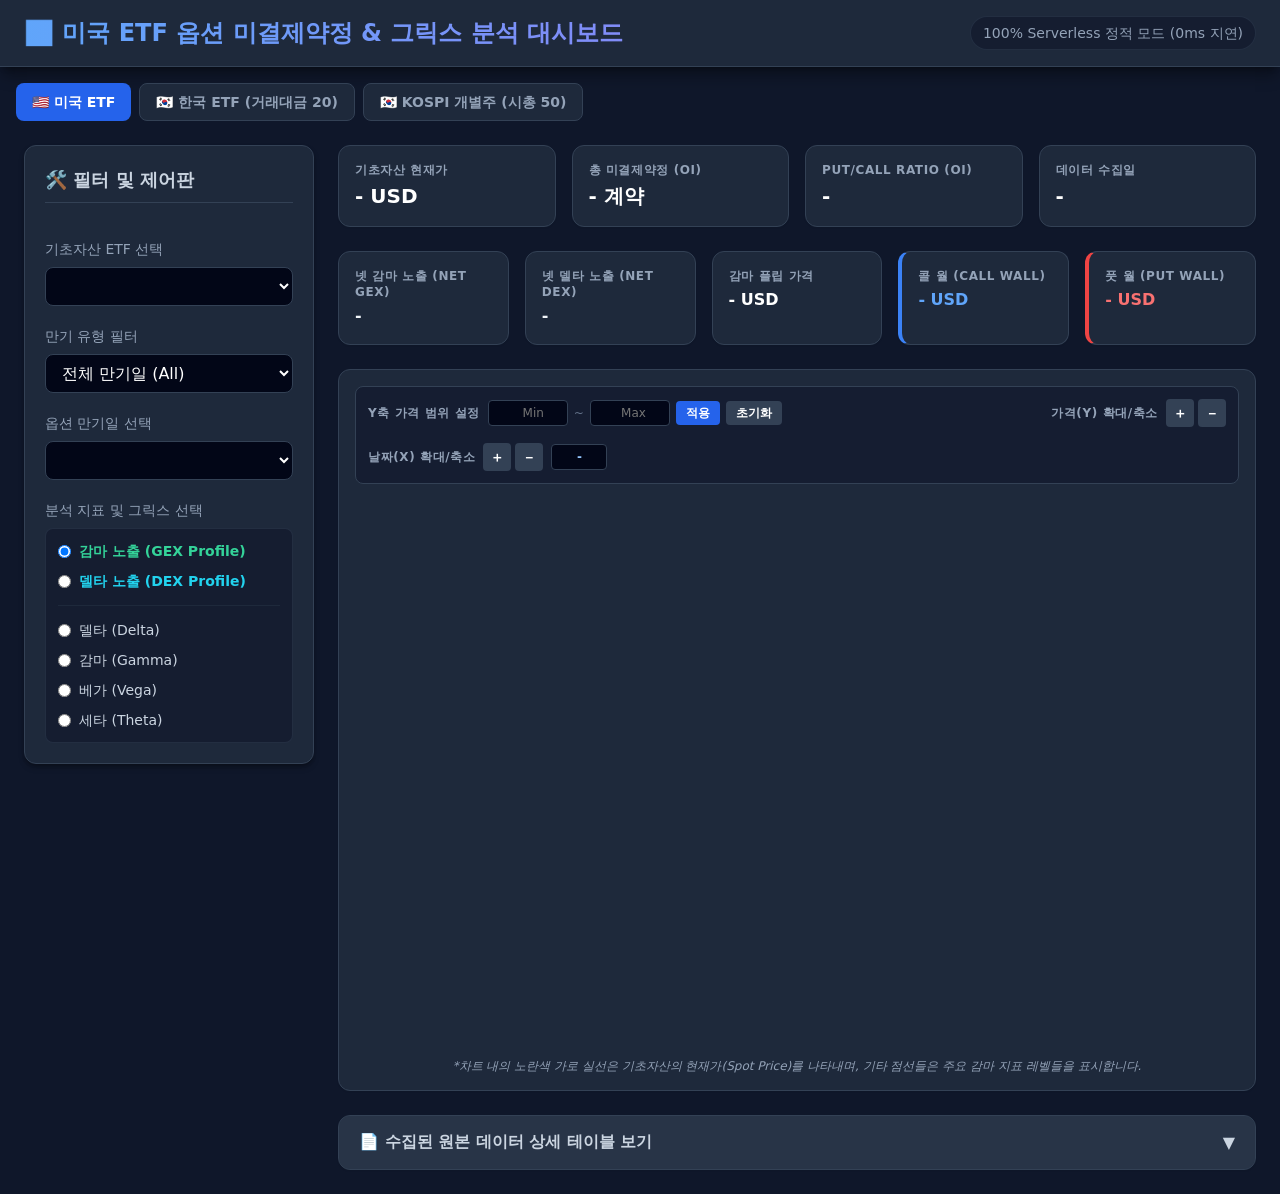
<file: index_template.html>
<!DOCTYPE html>
<html lang="ko">
<head>
    <meta charset="UTF-8">
    <meta name="viewport" content="width=device-width, initial-scale=1.0">
    <title>미국 ETF 옵션 분석 대시보드 (Serverless)</title>
    <!-- Tailwind CSS Local (오프라인 동작용 로컬 서브셋, CDN 의존성 제거) -->
    <link rel="stylesheet" href="./libs/tailwind-local.css">
    <!-- Plotly.js Local Cache (인터넷 대기 지연 0ms 실현) -->
    <script src="./libs/plotly.min.js"></script>
    <style>
        body {
            background-color: #0f172a; /* Slate 900 */
            color: #f1f5f9; /* Slate 100 */
        }
        /* Custom Scrollbar */
        ::-webkit-scrollbar {
            width: 8px;
            height: 8px;
        }
        ::-webkit-scrollbar-track {
            background: #1e293b;
        }
        ::-webkit-scrollbar-thumb {
            background: #475569;
            border-radius: 4px;
        }
    </style>
</head>
<body class="font-sans antialiased min-h-screen">

    <!-- Top Navigation Bar -->
    <header class="bg-slate-800 border-b border-slate-700 py-4 px-6 shadow-lg">
        <div class="max-w-7xl mx-auto flex flex-col md:flex-row justify-between items-center gap-4">
            <h1 class="text-2xl font-bold text-transparent bg-clip-text bg-gradient-to-r from-blue-400 to-indigo-400 flex items-center gap-2">
                📊 미국 ETF 옵션 미결제약정 & 그릭스 분석 대시보드
            </h1>
            <span class="text-sm text-slate-400 bg-slate-900/60 px-3 py-1.5 rounded-full border border-slate-700/50">
                100% Serverless 정적 모드 (0ms 지연)
            </span>
        </div>
    </header>

    <!-- Market Page Switcher (미국 ETF / 한국 ETF / KOSPI 개별주) -->
    <div id="market-tabs" class="max-w-7xl mx-auto px-4 pt-4 flex flex-wrap gap-2">
        <button data-market="us" class="market-tab">🇺🇸 미국 ETF</button>
        <button data-market="kr_etf" class="market-tab">🇰🇷 한국 ETF (거래대금 20)</button>
        <button data-market="kr_stock" class="market-tab">🇰🇷 KOSPI 개별주 (시총 50)</button>
    </div>

    <!-- Main Content Area -->
    <main class="max-w-7xl mx-auto p-4 md:p-6 grid grid-cols-1 lg:grid-cols-4 gap-6">

        <!-- Sidebar (Filter Panel) -->
        <section class="bg-slate-800 border border-slate-700 rounded-xl p-5 shadow-md flex flex-col gap-5 lg:h-fit">
            <div>
                <h2 class="text-lg font-semibold text-slate-300 border-b border-slate-700 pb-2 mb-4 flex items-center gap-2">
                    🛠️ 필터 및 제어판
                </h2>
            </div>

            <!-- Ticker Select -->
            <div class="flex flex-col gap-2">
                <label for="ticker-select" class="text-sm font-medium text-slate-400">기초자산 ETF 선택</label>
                <select id="ticker-select" class="bg-slate-950 border border-slate-700 rounded-lg px-3 py-2 text-white focus:outline-none focus:ring-2 focus:ring-blue-500 cursor-pointer">
                    <!-- Dynamic Loading -->
                </select>
            </div>

            <!-- Expiry Type Filter -->
            <div class="flex flex-col gap-2">
                <label for="expiry-type-select" class="text-sm font-medium text-slate-400">만기 유형 필터</label>
                <select id="expiry-type-select" class="bg-slate-950 border border-slate-700 rounded-lg px-3 py-2 text-white focus:outline-none focus:ring-2 focus:ring-blue-500 cursor-pointer">
                    <option value="all">전체 만기일 (All)</option>
                    <option value="monthly">월물 (매월 3째주 금요일)</option>
                    <option value="weekly">주물 (월·수·금)</option>
                </select>
            </div>

            <!-- Expiration Date Select -->
            <div class="flex flex-col gap-2">
                <label for="expiry-select" class="text-sm font-medium text-slate-400">옵션 만기일 선택</label>
                <select id="expiry-select" class="bg-slate-950 border border-slate-700 rounded-lg px-3 py-2 text-white focus:outline-none focus:ring-2 focus:ring-blue-500 cursor-pointer">
                    <!-- Dynamic Loading -->
                </select>
                <p id="no-expiry-warning" class="text-xs text-amber-400 hidden mt-1">⚠️ 일치하는 만기일이 없습니다.</p>
            </div>

            <!-- Indicator & Greek Selection -->
            <div class="flex flex-col gap-2">
                <label class="text-sm font-medium text-slate-400">분석 지표 및 그릭스 선택</label>
                <div class="flex flex-col gap-2.5 bg-slate-900/60 p-3 rounded-lg border border-slate-700/50">
                    <label class="flex items-center gap-2 text-sm text-slate-300 cursor-pointer">
                        <input type="radio" name="greek-radio" value="gex" checked class="text-blue-500 focus:ring-0">
                        <span class="font-semibold text-emerald-400">감마 노출 (GEX Profile)</span>
                    </label>
                    <label class="flex items-center gap-2 text-sm text-slate-300 cursor-pointer">
                        <input type="radio" name="greek-radio" value="dex" class="text-blue-500 focus:ring-0">
                        <span class="font-semibold text-cyan-400">델타 노출 (DEX Profile)</span>
                    </label>
                    <div class="border-t border-slate-800 my-1"></div>
                    <label class="flex items-center gap-2 text-sm text-slate-300 cursor-pointer">
                        <input type="radio" name="greek-radio" value="delta" class="text-blue-500 focus:ring-0">
                        <span>델타 (Delta)</span>
                    </label>
                    <label class="flex items-center gap-2 text-sm text-slate-300 cursor-pointer">
                        <input type="radio" name="greek-radio" value="gamma" class="text-blue-500 focus:ring-0">
                        <span>감마 (Gamma)</span>
                    </label>
                    <label class="flex items-center gap-2 text-sm text-slate-300 cursor-pointer">
                        <input type="radio" name="greek-radio" value="vega" class="text-blue-500 focus:ring-0">
                        <span>베가 (Vega)</span>
                    </label>
                    <label class="flex items-center gap-2 text-sm text-slate-300 cursor-pointer">
                        <input type="radio" name="greek-radio" value="theta" class="text-blue-500 focus:ring-0">
                        <span>세타 (Theta)</span>
                    </label>
                </div>
            </div>
        </section>

        <!-- Main Dashboard View -->
        <section class="lg:col-span-3 flex flex-col gap-6">

            <!-- Summary Cards -->
            <div class="grid grid-cols-2 md:grid-cols-4 gap-4">
                <div class="bg-slate-800 border border-slate-700 rounded-xl p-4 shadow-sm">
                    <p class="text-xs font-semibold text-slate-400 uppercase tracking-wider">기초자산 현재가</p>
                    <h3 id="spot-price" class="text-lg md:text-xl font-bold text-white mt-1">- USD</h3>
                </div>
                <div class="bg-slate-800 border border-slate-700 rounded-xl p-4 shadow-sm">
                    <p class="text-xs font-semibold text-slate-400 uppercase tracking-wider">총 미결제약정 (OI)</p>
                    <h3 id="total-oi" class="text-lg md:text-xl font-bold text-white mt-1">- 계약</h3>
                </div>
                <div class="bg-slate-800 border border-slate-700 rounded-xl p-4 shadow-sm">
                    <p class="text-xs font-semibold text-slate-400 uppercase tracking-wider">Put/Call Ratio (OI)</p>
                    <h3 id="pcr-oi" class="text-lg md:text-xl font-bold text-white mt-1">-</h3>
                </div>
                <div class="bg-slate-800 border border-slate-700 rounded-xl p-4 shadow-sm">
                    <p class="text-xs font-semibold text-slate-400 uppercase tracking-wider">데이터 수집일</p>
                    <h3 id="collected-date" class="text-lg md:text-xl font-bold text-white mt-1">-</h3>
                </div>
            </div>

            <!-- Options Exposure Summary Cards -->
            <div class="grid grid-cols-2 md:grid-cols-5 gap-4">
                <div class="bg-slate-800 border border-slate-700 rounded-xl p-4 shadow-sm">
                    <p class="text-xs font-semibold text-slate-400 uppercase tracking-wider">넷 감마 노출 (Net GEX)</p>
                    <h3 id="net-gex" class="text-sm md:text-base font-bold mt-1">-</h3>
                </div>
                <div class="bg-slate-800 border border-slate-700 rounded-xl p-4 shadow-sm">
                    <p class="text-xs font-semibold text-slate-400 uppercase tracking-wider">넷 델타 노출 (Net DEX)</p>
                    <h3 id="net-dex" class="text-sm md:text-base font-bold mt-1">-</h3>
                </div>
                <div class="bg-slate-800 border border-slate-700 rounded-xl p-4 shadow-sm">
                    <p class="text-xs font-semibold text-slate-400 uppercase tracking-wider">감마 플립 가격</p>
                    <h3 id="gamma-flip" class="text-sm md:text-base font-bold text-white mt-1">- USD</h3>
                </div>
                <div class="bg-slate-800 border border-slate-700 rounded-xl p-4 shadow-sm border-l-4 border-l-blue-500">
                    <p class="text-xs font-semibold text-slate-400 uppercase tracking-wider">콜 월 (Call Wall)</p>
                    <h3 id="call-wall" class="text-sm md:text-base font-bold text-blue-400 mt-1">- USD</h3>
                </div>
                <div class="bg-slate-800 border border-slate-700 rounded-xl p-4 shadow-sm border-l-4 border-l-red-500">
                    <p class="text-xs font-semibold text-slate-400 uppercase tracking-wider">풋 월 (Put Wall)</p>
                    <h3 id="put-wall" class="text-sm md:text-base font-bold text-red-400 mt-1">- USD</h3>
                </div>
            </div>

            <!-- Plotly Interactive Chart Card -->
            <div class="bg-slate-800 border border-slate-700 rounded-xl p-4 shadow-sm">
                <!-- Y축 스케일 및 확대/축소 컨트롤러 -->
                <div class="flex flex-wrap items-center justify-between gap-4 mb-4 bg-slate-900/60 p-3 rounded-lg border border-slate-700">
                    <div class="flex items-center gap-2">
                        <span class="text-xs font-semibold text-slate-400 uppercase tracking-wider">Y축 가격 범위 설정</span>
                        <div class="flex items-center gap-1.5">
                            <input id="y-min-input" type="number" step="any" placeholder="Min" class="w-20 bg-slate-950 border border-slate-700 rounded px-2 py-1 text-xs text-white text-right focus:outline-none focus:ring-1 focus:ring-blue-500">
                            <span class="text-slate-500 text-xs">~</span>
                            <input id="y-max-input" type="number" step="any" placeholder="Max" class="w-20 bg-slate-950 border border-slate-700 rounded px-2 py-1 text-xs text-white text-right focus:outline-none focus:ring-1 focus:ring-blue-500">
                            <button id="apply-range-btn" class="bg-blue-600 hover:bg-blue-500 text-white text-xs font-semibold px-2.5 py-1 rounded transition">적용</button>
                            <button id="reset-range-btn" class="bg-slate-700 hover:bg-slate-600 text-white text-xs font-semibold px-2.5 py-1 rounded transition">초기화</button>
                        </div>
                    </div>
                    <div class="flex items-center gap-2">
                        <span class="text-xs font-semibold text-slate-400 uppercase tracking-wider">가격(Y) 확대/축소</span>
                        <div class="flex items-center gap-1">
                            <button id="zoom-in-btn" class="bg-slate-700 hover:bg-slate-600 text-white font-bold text-sm w-7 h-7 rounded flex items-center justify-center transition" title="가격축 확대 (현재가 중심)">＋</button>
                            <button id="zoom-out-btn" class="bg-slate-700 hover:bg-slate-600 text-white font-bold text-sm w-7 h-7 rounded flex items-center justify-center transition" title="가격축 축소 (현재가 중심)">－</button>
                        </div>
                    </div>
                    <div class="flex items-center gap-2">
                        <span class="text-xs font-semibold text-slate-400 uppercase tracking-wider">날짜(X) 확대/축소</span>
                        <div class="flex items-center gap-1">
                            <button id="zoom-in-x-btn" class="bg-slate-700 hover:bg-slate-600 text-white font-bold text-sm w-7 h-7 rounded flex items-center justify-center transition" title="날짜축 확대 (최근일 중심)">＋</button>
                            <button id="zoom-out-x-btn" class="bg-slate-700 hover:bg-slate-600 text-white font-bold text-sm w-7 h-7 rounded flex items-center justify-center transition" title="날짜축 축소 (최근일 중심)">－</button>
                        </div>
                        <span id="x-scale-display" class="text-xs font-bold text-blue-300 bg-slate-950 px-2 py-1 rounded border border-slate-700 text-center" style="min-width:56px;display:inline-block;" title="현재 차트에 보이는 일봉 수">-</span>
                    </div>
                </div>
                <div id="chart-container" class="w-full" style="height: 550px;">
                    <!-- Plotly Chart Target -->
                    <div id="plotly-chart" class="w-full h-full"></div>
                </div>
                <p class="text-xs text-slate-400 text-center mt-2 italic">
                    *차트 내의 노란색 가로 실선은 기초자산의 현재가(Spot Price)를 나타내며, 기타 점선들은 주요 감마 지표 레벨들을 표시합니다.
                </p>
            </div>

            <!-- Raw Data Details Table -->
            <div class="bg-slate-800 border border-slate-700 rounded-xl shadow-sm overflow-hidden">
                <button id="toggle-table-btn" class="w-full text-left px-5 py-4 font-semibold text-slate-300 bg-slate-700/50 hover:bg-slate-700 transition flex justify-between items-center focus:outline-none">
                    <span>📄 수집된 원본 데이터 상세 테이블 보기</span>
                    <span id="table-arrow" class="transition-transform duration-200">▼</span>
                </button>
                
                <div id="table-container" class="hidden border-t border-slate-700 overflow-x-auto max-h-96">
                    <table class="w-full text-left border-collapse text-sm">
                        <thead class="bg-slate-900 text-slate-400 sticky top-0 uppercase text-xs font-semibold">
                            <tr>
                                <th class="py-3 px-4">옵션 기호</th>
                                <th class="py-3 px-4">구분</th>
                                <th class="py-3 px-4 text-right">행사가</th>
                                <th class="py-3 px-4 text-right">최근가</th>
                                <th class="py-3 px-4 text-right">매수호가</th>
                                <th class="py-3 px-4 text-right">매도호가</th>
                                <th class="py-3 px-4 text-right">거래량</th>
                                <th class="py-3 px-4 text-right">미결제약정</th>
                                <th class="py-3 px-4 text-right">IV</th>
                                <th class="py-3 px-4 text-right">델타</th>
                                <th class="py-3 px-4 text-right">감마</th>
                                <th class="py-3 px-4 text-right">베가</th>
                                <th class="py-3 px-4 text-right">세타</th>
                                <th class="py-3 px-4 text-right text-emerald-400">GEX (감마노출)</th>
                                <th class="py-3 px-4 text-right text-cyan-400">DEX (델타노출)</th>
                            </tr>
                        </thead>
                        <tbody id="table-body" class="divide-y divide-slate-700/50 bg-slate-800 text-slate-300">
                            <!-- Dynamic Table Rows -->
                        </tbody>
                    </table>
                </div>
            </div>

        </section>

    </main>

    <!-- 인라인 요약 메타데이터 (options 제외, 경량) -->
    <script id="data-payload">
        window.optionsMeta = /*DATA_PAYLOAD_PLACEHOLDER*/;
    </script>

    <!-- JavaScript logic -->
    <script>
        // 글로벌 상태 변수
        let rawExpirations = [];
        let optionData = {};
        let customYRange = null;
        let currentMarket = 'us'; // 활성 페이지: 'us' | 'kr_etf' | 'kr_stock'
        const _loadedTickers = new Set(); // 이미 로드된 옵션 JS 파일 추적

        // 시장 탭 버튼 스타일
        const TAB_ACTIVE = 'market-tab bg-blue-600 text-white text-sm font-semibold px-4 py-2 rounded-lg transition';
        const TAB_INACTIVE = 'market-tab bg-slate-800 hover:bg-slate-700 text-slate-400 text-sm font-semibold px-4 py-2 rounded-lg border border-slate-700 transition cursor-pointer';

        // 시장별 데이터 없음 안내 문구
        const MARKET_EMPTY_MSG = {
            us: '데이터 없음 (usa_etf_option_collect.py 실행 필요)',
            kr_etf: '데이터 없음 — kis_config.json 설정 후 kr_collect.py 실행',
            kr_stock: '데이터 없음 — kis_config.json 설정 후 kr_collect.py 실행'
        };

        // DOM Elements
        const tickerSelect = document.getElementById('ticker-select');
        const expiryTypeSelect = document.getElementById('expiry-type-select');
        const expirySelect = document.getElementById('expiry-select');
        const noExpiryWarning = document.getElementById('no-expiry-warning');
        const toggleTableBtn = document.getElementById('toggle-table-btn');
        const tableContainer = document.getElementById('table-container');
        const tableArrow = document.getElementById('table-arrow');
        const tableBody = document.getElementById('table-body');
        
        // Scale / Zoom Elements
        const yMinInput = document.getElementById('y-min-input');
        const yMaxInput = document.getElementById('y-max-input');
        const applyRangeBtn = document.getElementById('apply-range-btn');
        const resetRangeBtn = document.getElementById('reset-range-btn');
        const zoomInBtn = document.getElementById('zoom-in-btn');
        const zoomOutBtn = document.getElementById('zoom-out-btn');
        const zoomInXBtn = document.getElementById('zoom-in-x-btn');
        const zoomOutXBtn = document.getElementById('zoom-out-x-btn');

        // Metrics Elements
        const spotPriceEl = document.getElementById('spot-price');
        const totalOiEl = document.getElementById('total-oi');
        const pcrOiEl = document.getElementById('pcr-oi');
        const collectedDateEl = document.getElementById('collected-date');
        const netGexEl = document.getElementById('net-gex');
        const netDexEl = document.getElementById('net-dex');
        const gammaFlipEl = document.getElementById('gamma-flip');
        const callWallEl = document.getElementById('call-wall');
        const putWallEl = document.getElementById('put-wall');

        // 1. 초기 로드
        document.addEventListener('DOMContentLoaded', () => {
            initApp();
            
            // 이벤트 바인딩
            tickerSelect.addEventListener('change', onTickerChange);
            expiryTypeSelect.addEventListener('change', onExpiryFilterChange);
            expirySelect.addEventListener('change', onExpiryChange);
            
            // Y축 범위 및 Zoom 이벤트 바인딩
            applyRangeBtn.addEventListener('click', () => {
                const minVal = parseFloat(yMinInput.value);
                const maxVal = parseFloat(yMaxInput.value);
                if (!isNaN(minVal) && !isNaN(maxVal) && minVal < maxVal) {
                    customYRange = [minVal, maxVal];
                    Plotly.relayout('plotly-chart', { 'yaxis.range': customYRange });
                }
            });

            resetRangeBtn.addEventListener('click', () => {
                customYRange = null;
                Plotly.relayout('plotly-chart', { 'yaxis.range': null }).then(() => {
                    updateRangeInputs();
                });
            });

            // 가격(Y)축 확대/축소 — 항상 현재가(Spot)를 중심에 고정
            zoomInBtn.addEventListener('click', () => zoomYAxis(0.85));
            zoomOutBtn.addEventListener('click', () => zoomYAxis(1.15));

            // 날짜(X)축 확대/축소 — 최근일(우측 끝)을 기준으로 확대
            zoomInXBtn.addEventListener('click', () => zoomXAxis(0.85));
            zoomOutXBtn.addEventListener('click', () => zoomXAxis(1.15));
            
            // 그릭스 라디오 버튼 이벤트 바인딩
            document.querySelectorAll('input[name="greek-radio"]').forEach(radio => {
                radio.addEventListener('change', () => {
                    if (optionData && optionData.options) {
                        drawChart(optionData, radio.value);
                    }
                });
            });

            // 테이블 토글
            toggleTableBtn.addEventListener('click', () => {
                tableContainer.classList.toggle('hidden');
                tableArrow.classList.toggle('rotate-180');
            });

            // 시장 페이지 스위칭 탭 바인딩
            document.querySelectorAll('.market-tab').forEach(btn => {
                btn.addEventListener('click', () => switchMarket(btn.dataset.market));
            });
        });

        function switchMarket(market) {
            currentMarket = market;
            document.querySelectorAll('.market-tab').forEach(btn => {
                btn.className = (btn.dataset.market === market) ? TAB_ACTIVE : TAB_INACTIVE;
            });
            populateTickers();
        }

        function initApp() {
            switchMarket(currentMarket); // 탭 스타일 초기화 + 티커 목록 구성
        }

        function populateTickers() {
            // 활성 시장에 속한 티커만 필터 (기존 미국 데이터는 market 필드가 없어도 'us'로 간주)
            const tickers = Object.keys(window.optionsMeta)
                .filter(t => (window.optionsMeta[t].market || 'us') === currentMarket);

            if (tickers.length > 0) {
                tickerSelect.disabled = false;
                tickerSelect.innerHTML = tickers.map(t => {
                    const nm = window.optionsMeta[t].name;
                    const label = nm ? `${nm} (${t})` : t;
                    return `<option value="${t}">${label}</option>`;
                }).join('');
                onTickerChange();
            } else {
                tickerSelect.disabled = true;
                tickerSelect.innerHTML = `<option value="">${MARKET_EMPTY_MSG[currentMarket]}</option>`;
                expirySelect.disabled = true;
                expirySelect.innerHTML = `<option value="">없음</option>`;
                noExpiryWarning.classList.add('hidden');
                clearMetrics();
                Plotly.purge('plotly-chart');
                tableBody.innerHTML = '';
            }
        }

        function setLoadingState(isLoading) {
            const chartContainer = document.getElementById('chart-container');
            let overlay = document.getElementById('loading-overlay');
            if (isLoading) {
                if (!overlay) {
                    overlay = document.createElement('div');
                    overlay.id = 'loading-overlay';
                    overlay.style.cssText = 'position:absolute;inset:0;display:flex;align-items:center;justify-content:center;background:rgba(15,23,42,0.8);z-index:10;border-radius:0.5rem;';
                    overlay.innerHTML = '<span style="color:#94a3b8;font-size:0.875rem;">⏳ 옵션 데이터 로딩 중...</span>';
                    chartContainer.style.position = 'relative';
                    chartContainer.appendChild(overlay);
                }
            } else {
                if (overlay) overlay.remove();
            }
        }

        function loadTickerOptions(ticker, callback) {
            // 이미 로드됐으면 즉시 콜백
            if (_loadedTickers.has(ticker)) {
                callback();
                return;
            }
            setLoadingState(true);
            const script = document.createElement('script');
            // HTML 파일과 같은 디렉토리의 data/ 폴더에서 로드
            script.src = `./data/${ticker}_options.js`;
            script.onload = () => {
                _loadedTickers.add(ticker);
                setLoadingState(false);
                callback();
            };
            script.onerror = () => {
                setLoadingState(false);
                console.error(`[${ticker}] 옵션 데이터 파일 로드 실패: data/${ticker}_options.js`);
            };
            document.head.appendChild(script);
        }

        function onTickerChange() {
            const selectedTicker = tickerSelect.value;
            if (!selectedTicker) return;

            const tickerMeta = window.optionsMeta[selectedTicker];
            if (!tickerMeta) return;

            rawExpirations = tickerMeta.expirations || [];

            // 옵션 미보유 종목(한국 ETF/개별주 등)은 데이터 파일 로드 없이 즉시 진행
            if (tickerMeta.has_options === false) {
                window[`_etfOptions_${selectedTicker}`] = {};
                _loadedTickers.add(selectedTicker);
                onExpiryFilterChange();
                return;
            }

            loadTickerOptions(selectedTicker, () => {
                onExpiryFilterChange();
            });
        }

        function getDteString(expiryDateStr, collectedDateStr) {
            const expParts = expiryDateStr.split('-');
            const collParts = collectedDateStr.split('-');
            const expDate = new Date(Date.UTC(Number(expParts[0]), Number(expParts[1]) - 1, Number(expParts[2])));
            const collDate = new Date(Date.UTC(Number(collParts[0]), Number(collParts[1]) - 1, Number(collParts[2])));
            const diffTime = expDate - collDate;
            const diffDays = Math.ceil(diffTime / (1000 * 60 * 60 * 24));
            return diffDays > 0 ? `${diffDays}일` : '오늘 만기';
        }

        function onExpiryFilterChange() {
            const selectedTicker = tickerSelect.value;
            const tickerMeta = window.optionsMeta[selectedTicker];
            const type = expiryTypeSelect.value;
            const filtered = filterExpirations(rawExpirations, type);

            if (filtered.length > 0 && tickerMeta) {
                noExpiryWarning.classList.add('hidden');
                expirySelect.disabled = false;
                expirySelect.innerHTML = filtered.map(exp => {
                    const dte = getDteString(exp, tickerMeta.collected_date);
                    return `<option value="${exp}">${exp} (DTE: ${dte})</option>`;
                }).join('');
                onExpiryChange();
            } else {
                expirySelect.disabled = true;
                expirySelect.innerHTML = `<option value="">없음</option>`;
                tableBody.innerHTML = '';

                if (tickerMeta && (tickerMeta.stock_history || []).length > 0) {
                    // 옵션이 없어도 주가 일봉 차트는 표시 (한국 ETF/개별주 등)
                    noExpiryWarning.textContent = (tickerMeta.has_options === false)
                        ? 'ℹ️ 옵션 데이터 없음(미상장 또는 무거래) — 주가 차트만 표시됩니다.'
                        : '⚠️ 일치하는 만기일이 없습니다.';
                    noExpiryWarning.classList.remove('hidden');

                    customYRange = null;
                    optionData = {
                        underlying_ticker: tickerSelect.value,
                        expiry: null,
                        collected_date: tickerMeta.collected_date,
                        spot_price: tickerMeta.spot_price,
                        total_oi: tickerMeta.total_oi || 0,
                        pcr_oi: tickerMeta.pcr_oi || 0,
                        net_gex: tickerMeta.net_gex || 0,
                        net_dex: tickerMeta.net_dex || 0,
                        call_wall: tickerMeta.call_wall,
                        put_wall: tickerMeta.put_wall,
                        gamma_flip_price: tickerMeta.gamma_flip_price,
                        currency: tickerMeta.currency || 'USD',
                        options: [],
                        stock_history: tickerMeta.stock_history || []
                    };
                    updateMetrics(optionData);
                    const selectedGreek = document.querySelector('input[name="greek-radio"]:checked').value;
                    drawChart(optionData, selectedGreek);
                } else {
                    noExpiryWarning.textContent = '⚠️ 일치하는 만기일이 없습니다.';
                    noExpiryWarning.classList.remove('hidden');
                    clearMetrics();
                    Plotly.purge('plotly-chart');
                }
            }
        }

        function filterExpirations(dates, type) {
            if (type === 'all') return dates;
            
            return dates.filter(dateStr => {
                const parts = dateStr.split('-');
                const d = new Date(Number(parts[0]), Number(parts[1]) - 1, Number(parts[2]));
                const dow = d.getDay();          // 일=0 ... 금=5 ... 토=6
                const isFriday = dow === 5;       // 금요일 = 5
                const day = d.getDate();

                if (type === 'monthly') {
                    // 월물: 매월 3째주 금요일
                    return isFriday && day >= 15 && day <= 21;
                } else if (type === 'weekly') {
                    // 주물: SPY 주간옵션 만기 = 월(1)·수(3)·금(5)
                    return dow === 1 || dow === 3 || dow === 5;
                }
                return true;
            });
        }

        function onExpiryChange() {
            const selectedTicker = tickerSelect.value;
            const selectedExpiry = expirySelect.value;
            if (!selectedTicker || !selectedExpiry) return;

            customYRange = null;

            const tickerMeta = window.optionsMeta[selectedTicker];
            if (!tickerMeta) return;

            // 동적 로드된 분리 JS 파일에서 옵션 데이터 참조
            const etfOptions = window[`_etfOptions_${selectedTicker}`] || {};
            const options = etfOptions[selectedExpiry] || [];
            
            optionData = {
                underlying_ticker: selectedTicker,
                expiry: selectedExpiry,
                collected_date: tickerMeta.collected_date,
                spot_price: tickerMeta.spot_price,
                total_oi: tickerMeta.total_oi,
                pcr_oi: tickerMeta.pcr_oi,
                net_gex: tickerMeta.net_gex,
                net_dex: tickerMeta.net_dex,
                call_wall: tickerMeta.call_wall,
                put_wall: tickerMeta.put_wall,
                gamma_flip_price: tickerMeta.gamma_flip_price,
                currency: tickerMeta.currency || 'USD',
                options: options,
                stock_history: tickerMeta.stock_history || []
            };

            // 메트릭 업데이트
            updateMetrics(optionData);
            
            // 선택된 그릭스 획득 후 차트 그리기
            const selectedGreek = document.querySelector('input[name="greek-radio"]:checked').value;
            drawChart(optionData, selectedGreek);
            
            // 데이터 테이블 채우기
            fillDataTable(optionData.options);
        }

        function formatDollarValue(val) {
            if (val === undefined || val === null || isNaN(val)) return '-';
            const isNegative = val < 0;
            const absVal = Math.abs(val);
            let formatted = '';
            if (absVal >= 1e9) {
                formatted = `$${(absVal / 1e9).toFixed(2)}B`;
            } else if (absVal >= 1e6) {
                formatted = `$${(absVal / 1e6).toFixed(2)}M`;
            } else if (absVal >= 1e3) {
                formatted = `$${(absVal / 1e3).toFixed(2)}K`;
            } else {
                formatted = `$${absVal.toFixed(2)}`;
            }
            return isNegative ? `-${formatted}` : formatted;
        }

        function updateRangeInputs() {
            const gd = document.getElementById('plotly-chart');
            const yMinInput = document.getElementById('y-min-input');
            const yMaxInput = document.getElementById('y-max-input');
            if (gd && gd.layout && gd.layout.yaxis && gd.layout.yaxis.range && yMinInput && yMaxInput) {
                const range = gd.layout.yaxis.range;
                yMinInput.value = parseFloat(range[0]).toFixed(2);
                yMaxInput.value = parseFloat(range[1]).toFixed(2);
            }
        }

        // 가격(Y)축 확대/축소 — 현재가(Spot)를 항상 중심에 고정
        function zoomYAxis(factor) {
            const gd = document.getElementById('plotly-chart');
            if (!gd || !gd.layout || !gd.layout.yaxis || !gd.layout.yaxis.range) return;
            const range = gd.layout.yaxis.range;
            const halfSpan = ((range[1] - range[0]) / 2) * factor;
            // 현재가가 있으면 그 값을 중심으로, 없으면 기존 중앙값 사용
            const center = (optionData && typeof optionData.spot_price === 'number')
                ? optionData.spot_price
                : (range[0] + range[1]) / 2;
            customYRange = [center - halfSpan, center + halfSpan];
            Plotly.relayout('plotly-chart', { 'yaxis.range': customYRange });
            yMinInput.value = customYRange[0].toFixed(2);
            yMaxInput.value = customYRange[1].toFixed(2);
        }

        // 날짜(X)축 확대/축소 — 최근일(우측 끝)을 기준으로 확대/축소
        function zoomXAxis(factor) {
            const gd = document.getElementById('plotly-chart');
            if (!gd || !gd._fullLayout || !gd._fullLayout.xaxis) return;
            const xa = gd._fullLayout.xaxis;
            const srcRange = (gd.layout.xaxis && gd.layout.xaxis.range) ? gd.layout.xaxis.range : xa.range;
            if (!srcRange) return;

            // date/category 축 모두 대응: 숫자로 변환 후 계산
            const toNum = (v) => (typeof v === 'number') ? v
                : (xa.type === 'date' ? new Date(v).getTime() : Number(v));
            const r0 = toNum(srcRange[0]);
            const r1 = toNum(srcRange[1]);
            if (!isFinite(r0) || !isFinite(r1)) return;

            const anchor = r1;                       // 최근일(우측 끝) 고정
            const newSpan = (r1 - r0) * factor;
            const newR0 = anchor - newSpan;
            Plotly.relayout('plotly-chart', { 'xaxis.range': [newR0, anchor] });
        }

        function updateMetrics(data) {
            const isKRW = data.currency === 'KRW';
            const cs = isKRW ? '₩' : '$';
            const cu = isKRW ? 'KRW' : 'USD';
            const priceOpts = isKRW
                ? {minimumFractionDigits: 0, maximumFractionDigits: 0}
                : {minimumFractionDigits: 2, maximumFractionDigits: 2};

            spotPriceEl.innerText = `${cs}${(data.spot_price || 0).toLocaleString(undefined, priceOpts)} ${cu}`;
            totalOiEl.innerText = `${(data.total_oi || 0).toLocaleString()} 계약`;
            pcrOiEl.innerText = data.pcr_oi != null ? data.pcr_oi : '-';
            collectedDateEl.innerText = data.collected_date;

            // GEX / DEX formatting & colors
            netGexEl.innerText = formatDollarValue(data.net_gex);
            if (data.net_gex >= 0) {
                netGexEl.className = "text-sm md:text-base font-bold mt-1 text-emerald-400";
            } else {
                netGexEl.className = "text-sm md:text-base font-bold mt-1 text-rose-400";
            }

            netDexEl.innerText = formatDollarValue(data.net_dex);
            if (data.net_dex >= 0) {
                netDexEl.className = "text-sm md:text-base font-bold mt-1 text-emerald-400";
            } else {
                netDexEl.className = "text-sm md:text-base font-bold mt-1 text-rose-400";
            }

            gammaFlipEl.innerText = data.gamma_flip_price ? `${cs}${data.gamma_flip_price.toLocaleString(undefined, priceOpts)} ${cu}` : `- ${cu}`;
            callWallEl.innerText = data.call_wall ? `${cs}${data.call_wall.toLocaleString(undefined, priceOpts)} ${cu}` : `- ${cu}`;
            putWallEl.innerText = data.put_wall ? `${cs}${data.put_wall.toLocaleString(undefined, priceOpts)} ${cu}` : `- ${cu}`;
        }

        function clearMetrics() {
            spotPriceEl.innerText = '- USD';
            totalOiEl.innerText = '- 계약';
            pcrOiEl.innerText = '-';
            collectedDateEl.innerText = '-';

            netGexEl.innerText = '-';
            netGexEl.className = "text-sm md:text-base font-bold mt-1 text-white";
            netDexEl.innerText = '-';
            netDexEl.className = "text-sm md:text-base font-bold mt-1 text-white";
            gammaFlipEl.innerText = '- USD';
            callWallEl.innerText = '- USD';
            putWallEl.innerText = '- USD';
        }

        function drawChart(data, greek) {
            const options = data.options;
            const history = data.stock_history || [];
            // 통화별 가격 포맷터 (KRW: 정수+콤마, USD: 소수 2자리)
            const _cs = data.currency === 'KRW' ? '₩' : '$';
            const fmtP = v => _cs + (data.currency === 'KRW' ? Math.round(v).toLocaleString() : v.toFixed(2));

            // 1. 주가 캔들스틱 데이터 배열 구성
            const times = [];
            const opens = [];
            const highs = [];
            const lows = [];
            const closes = [];

            history.forEach(h => {
                times.push(h.time);
                opens.push(h.open);
                highs.push(h.high);
                lows.push(h.low);
                closes.push(h.close);
            });

            const candleTrace = {
                x: times,
                open: opens,
                high: highs,
                low: lows,
                close: closes,
                type: 'candlestick',
                xaxis: 'x',
                yaxis: 'y',
                name: '주가 일봉 (Daily)',
                increasing: { line: { color: '#ef4444' } }, // 상승 빨강
                decreasing: { line: { color: '#3b82f6' } }  // 하락 파랑
            };

            // 2. 옵션 가로 매물대 데이터 배열 구성 (압축 키 디코딩)
            const callStrikes = [];
            const callXVal = [];
            const callGreekIntensity = [];
            const callCustomData = [];

            const putStrikes = [];
            const putXVal = [];
            const putGreekIntensity = [];
            const putCustomData = [];

            // 그릭스 라디오 밸류와 JSON 압축 키 간의 매핑 정의
            const greekKeyMap = {
                delta: 'd',
                gamma: 'g',
                vega: 'v',
                theta: 'th'
            };
            const greekKey = greekKeyMap[greek] || 'd';

            options.forEach(opt => {
                const greekVal = opt[greekKey] !== null ? Math.abs(opt[greekKey]) : 0;
                const tooltipData = [
                    opt.s,                  // 0: option_symbol
                    opt.t.toUpperCase(),    // 1: option_type
                    opt.o,                  // 2: open_interest
                    opt.lp,                 // 3: last_price
                    opt.iv,                 // 4: implied_volatility
                    opt.d,                  // 5: delta
                    opt.g,                  // 6: gamma
                    opt.v,                  // 7: vega
                    opt.th,                 // 8: theta
                    opt.gex,                // 9: gex
                    opt.dex                 // 10: dex
                ];

                let xVal = opt.o; // 기본값 Open Interest
                if (greek === 'gex') {
                    xVal = opt.gex;
                } else if (greek === 'dex') {
                    xVal = opt.dex;
                }

                if (opt.t === 'call') {
                    callStrikes.push(opt.k);
                    callXVal.push(xVal);
                    callGreekIntensity.push(greekVal);
                    callCustomData.push(tooltipData);
                } else {
                    putStrikes.push(opt.k);
                    putXVal.push(xVal);
                    putGreekIntensity.push(greekVal);
                    putCustomData.push(tooltipData);
                }
            });

            // GEX / DEX 또는 일반 Greeks에 따른 색상 및 호버 템플릿 처리
            let callMarker = {};
            let putMarker = {};
            let callHover = "";
            let putHover = "";
            let xAxis2Title = "";

            if (greek === 'gex') {
                callMarker = { color: 'rgba(239, 68, 68, 0.6)' };  // Call = Red
                putMarker = { color: 'rgba(16, 185, 129, 0.6)' };  // Put = Green
                xAxis2Title = '넷 감마 노출액 (Gamma Exposure, USD)';

                callHover = "<b>콜옵션 감마 노출 (GEX)</b><br>" +
                            "옵션코드: %{customdata[0]}<br>" +
                            "행사가: %{y} USD<br>" +
                            "감마 노출액: %{x:$,.0f} USD<br>" +
                            "미결제약정: %{customdata[2]:,} 계약<br>" +
                            "IV: %{customdata[4]:.2%}<br>" +
                            "<extra>" +
                            "Delta: %{customdata[5]:.4f}<br>" +
                            "Gamma: %{customdata[6]:.6f}" +
                            "</extra>";

                putHover = "<b>풋옵션 감마 노출 (GEX)</b><br>" +
                           "옵션코드: %{customdata[0]}<br>" +
                           "행사가: %{y} USD<br>" +
                           "감마 노출액: %{x:$,.0f} USD<br>" +
                           "미결제약정: %{customdata[2]:,} 계약<br>" +
                           "IV: %{customdata[4]:.2%}<br>" +
                           "<extra>" +
                           "Delta: %{customdata[5]:.4f}<br>" +
                           "Gamma: %{customdata[6]:.6f}" +
                           "</extra>";
            } else if (greek === 'dex') {
                callMarker = { color: 'rgba(239, 68, 68, 0.6)' };  // Call = Red
                putMarker = { color: 'rgba(16, 185, 129, 0.6)' };  // Put = Green
                xAxis2Title = '넷 델타 노출액 (Delta Exposure, USD)';

                callHover = "<b>콜옵션 델타 노출 (DEX)</b><br>" +
                            "옵션코드: %{customdata[0]}<br>" +
                            "행사가: %{y} USD<br>" +
                            "델타 노출액: %{x:$,.0f} USD<br>" +
                            "미결제약정: %{customdata[2]:,} 계약<br>" +
                            "IV: %{customdata[4]:.2%}<br>" +
                            "<extra>" +
                            "Delta: %{customdata[5]:.4f}" +
                            "</extra>";

                putHover = "<b>풋옵션 델타 노출 (DEX)</b><br>" +
                           "옵션코드: %{customdata[0]}<br>" +
                           "행사가: %{y} USD<br>" +
                           "델타 노출액: %{x:$,.0f} USD<br>" +
                           "미결제약정: %{customdata[2]:,} 계약<br>" +
                           "IV: %{customdata[4]:.2%}<br>" +
                           "<extra>" +
                           "Delta: %{customdata[5]:.4f}" +
                           "</extra>";
            } else {
                callMarker = {
                    color: callGreekIntensity,
                    colorscale: 'Reds',   // Call = 붉은 계열
                    showscale: false
                };
                putMarker = {
                    color: putGreekIntensity,
                    colorscale: 'Greens', // Put = 녹색 계열
                    showscale: false
                };
                xAxis2Title = '미결제약정 (Open Interest, Contracts)';

                callHover = "<b>콜옵션 매물벽</b><br>" +
                            "옵션코드: %{customdata[0]}<br>" +
                            "행사가: %{y} USD<br>" +
                            "미결제약정: %{x:,} 계약<br>" +
                            "IV: %{customdata[4]:.2%}<br>" +
                            "<extra>" +
                            "Delta: %{customdata[5]:.4f}<br>" +
                            "Gamma: %{customdata[6]:.6f}<br>" +
                            "Vega: %{customdata[7]:.4f}<br>" +
                            "Theta: %{customdata[8]:.4f}" +
                            "</extra>";

                putHover = "<b>풋옵션 매물벽</b><br>" +
                           "옵션코드: %{customdata[0]}<br>" +
                           "행사가: %{y} USD<br>" +
                           "미결제약정: %{x:,} 계약<br>" +
                           "IV: %{customdata[4]:.2%}<br>" +
                           "<extra>" +
                           "Delta: %{customdata[5]:.4f}<br>" +
                           "Gamma: %{customdata[6]:.6f}<br>" +
                           "Vega: %{customdata[7]:.4f}<br>" +
                           "Theta: %{customdata[8]:.4f}" +
                           "</extra>";
            }

            const callTrace = {
                x: callXVal,
                y: callStrikes,
                xaxis: 'x2',
                yaxis: 'y',
                type: 'bar',
                orientation: 'h',
                name: greek === 'gex' ? 'Call GEX' : (greek === 'dex' ? 'Call DEX' : 'Call OI 매물대'),
                opacity: 0.45,
                marker: callMarker,
                customdata: callCustomData,
                hovertemplate: callHover
            };

            const putTrace = {
                x: putXVal,
                y: putStrikes,
                xaxis: 'x2',
                yaxis: 'y',
                type: 'bar',
                orientation: 'h',
                name: greek === 'gex' ? 'Put GEX' : (greek === 'dex' ? 'Put DEX' : 'Put OI 매물대'),
                opacity: 0.45,
                marker: putMarker,
                customdata: putCustomData,
                hovertemplate: putHover
            };

            // 3. 차트 레이아웃 구성
            const layout = {
                title: {
                    text: `📈 ${data.underlying_ticker} 일봉 캔들 & 옵션 노출 분포 (지표: ${greek.toUpperCase()})`,
                    font: { color: '#f1f5f9' },
                    x: 0.5,
                    xanchor: 'center',
                    yref: 'container',
                    y: 0.98,
                    yanchor: 'top'
                },
                paper_bgcolor: 'rgba(0,0,0,0)',
                plot_bgcolor: 'rgba(0,0,0,0)',
                xaxis: {
                    title: { text: '날짜 (Date)', font: { color: '#ffffff' } },
                    gridcolor: '#334155',
                    tickcolor: '#ffffff',
                    tickfont: { color: '#ffffff' },
                    rangeslider: { visible: false }
                },
                xaxis2: {
                    title: { text: xAxis2Title, font: { color: '#ffffff' } },
                    gridcolor: 'rgba(0,0,0,0)',
                    tickcolor: '#ffffff',
                    tickfont: { color: '#ffffff' },
                    overlaying: 'x',
                    side: 'top'
                },
                yaxis: {
                    title: { text: '가격 및 행사가격 (Price / Strike)', font: { color: '#ffffff' } },
                    gridcolor: '#334155',
                    tickcolor: '#ffffff',
                    tickfont: { color: '#ffffff' }
                },
                barmode: 'overlay',
                margin: { t: 120, b: 50, l: 60, r: 140 } // 상단 120px: 제목과 상단축(지표) 제목 겹침 방지
            };

            // Y축 스케일 범위: 사용자 지정값 우선, 없으면 현재가 기준 하방 90% ~ 상방 110%
            if (customYRange) {
                layout.yaxis.range = customYRange;
            } else if (data.spot_price) {
                layout.yaxis.range = [data.spot_price * 0.9, data.spot_price * 1.1];
            }

            // 가이드라인 채우기 (현재가, 감마 플립 가격, Call Wall, Put Wall)
            layout.shapes = [];
            layout.annotations = [];
            
            if (times.length > 0) {
                const xStart = times[0];
                const xEnd = times[times.length - 1];
                
                // 1. Spot Price (현재가) - 노란색 실선 (두께 2.5)
                if (data.spot_price) {
                    layout.shapes.push({
                        type: 'line',
                        x0: xStart,
                        x1: xEnd,
                        y0: data.spot_price,
                        y1: data.spot_price,
                        line: {
                            color: '#ffe600', // 선명한 노랑
                            width: 2.5,
                            dash: 'dot'
                        }
                    });
                    layout.annotations.push({
                        x: 1.005,
                        y: data.spot_price,
                        xref: 'paper',
                        yref: 'y',
                        text: ` Spot (${fmtP(data.spot_price)})`,
                        showarrow: false,
                        xanchor: 'left',
                        yanchor: 'middle',
                        font: { color: '#ffe600', size: 11, weight: 'bold' }
                    });
                }
                
                // 2. Gamma Flip Price - 빨간색 점선 (두께 2)
                if (data.gamma_flip_price) {
                    layout.shapes.push({
                        type: 'line',
                        x0: xStart,
                        x1: xEnd,
                        y0: data.gamma_flip_price,
                        y1: data.gamma_flip_price,
                        line: {
                            color: '#ffffff', // 선명한 흰색
                            width: 2,
                            dash: 'dot'
                        }
                    });
                    layout.annotations.push({
                        x: 1.005,
                        y: data.gamma_flip_price,
                        xref: 'paper',
                        yref: 'y',
                        text: ` Flip (${fmtP(data.gamma_flip_price)})`,
                        showarrow: false,
                        xanchor: 'left',
                        yanchor: 'middle',
                        font: { color: '#ffffff', size: 11, weight: 'bold' }
                    });
                }
                
                // 3. Call Wall - 하늘색 파선 (두께 2)
                if (data.call_wall) {
                    layout.shapes.push({
                        type: 'line',
                        x0: xStart,
                        x1: xEnd,
                        y0: data.call_wall,
                        y1: data.call_wall,
                        line: {
                            color: '#00e5ff', // Neon Cyan
                            width: 2,
                            dash: 'dash'
                        }
                    });
                    layout.annotations.push({
                        x: 1.005,
                        y: data.call_wall,
                        xref: 'paper',
                        yref: 'y',
                        text: ` Call Wall (${fmtP(data.call_wall)})`,
                        showarrow: false,
                        xanchor: 'left',
                        yanchor: 'middle',
                        font: { color: '#00e5ff', size: 11, weight: 'bold' }
                    });
                }
                
                // 4. Put Wall - 주황색 파선 (두께 2)
                if (data.put_wall) {
                    layout.shapes.push({
                        type: 'line',
                        x0: xStart,
                        x1: xEnd,
                        y0: data.put_wall,
                        y1: data.put_wall,
                        line: {
                            color: '#ff9800', // Orange 500
                            width: 2,
                            dash: 'dash'
                        }
                    });
                    layout.annotations.push({
                        x: 1.005,
                        y: data.put_wall,
                        xref: 'paper',
                        yref: 'y',
                        text: ` Put Wall (${fmtP(data.put_wall)})`,
                        showarrow: false,
                        xanchor: 'left',
                        yanchor: 'middle',
                        font: { color: '#ff9800', size: 11, weight: 'bold' }
                    });
                }
            }

            const chartTraces = [];
            if (times.length > 0) {
                chartTraces.push(candleTrace);
            }
            chartTraces.push(callTrace);
            chartTraces.push(putTrace);

            // 차트 렌더링
            Plotly.newPlot('plotly-chart', chartTraces, layout, {responsive: true, displayModeBar: false}).then((gd) => {
                updateRangeInputs();
                spreadGuidelineLabels();
                updateXScaleDisplay();
                // 줌/팬으로 축 범위가 바뀔 때마다 레이블 겹침 재조정 + 일봉 수 갱신 (1회만 바인딩)
                if (gd && !gd._guidelineHooked) {
                    gd._guidelineHooked = true;
                    gd.on('plotly_relayout', () => {
                        spreadGuidelineLabels();
                        updateXScaleDisplay();
                    });
                }
            });
        }

        // 현재 차트에 보이는 일봉(거래일) 수를 계산하여 표시
        function updateXScaleDisplay() {
            const el = document.getElementById('x-scale-display');
            if (!el) return;
            const gd = document.getElementById('plotly-chart');
            const hist = (optionData && optionData.stock_history) ? optionData.stock_history : [];
            if (!gd || !gd._fullLayout || !gd._fullLayout.xaxis || !hist.length) { el.textContent = '-'; return; }

            const xr = (gd.layout.xaxis && gd.layout.xaxis.range) ? gd.layout.xaxis.range : gd._fullLayout.xaxis.range;
            const toMs = v => (typeof v === 'number') ? v : new Date(v).getTime();
            let lo = -Infinity, hi = Infinity;
            if (xr) { lo = toMs(xr[0]); hi = toMs(xr[1]); }

            const visible = hist.filter(h => { const t = new Date(h.time).getTime(); return t >= lo && t <= hi; });
            el.textContent = `${visible.length}일봉`;
        }

        // 오른쪽 가이드라인 레이블(Spot/Flip/Call Wall/Put Wall) 겹침 방지 동적 배치
        let _spreadingLabels = false;
        function spreadGuidelineLabels() {
            if (_spreadingLabels) return;
            const gd = document.getElementById('plotly-chart');
            if (!gd || !gd._fullLayout || !gd._fullLayout.yaxis || !gd._fullLayout.yaxis.l2p) return;
            const anns = gd.layout.annotations || [];
            if (anns.length === 0) return;

            _spreadingLabels = true;
            const ya = gd._fullLayout.yaxis;

            // 1) 기존 yshift 초기화 후 실제 데이터 기준 픽셀 위치 측정
            const clear = {};
            anns.forEach((a, i) => { clear[`annotations[${i}].yshift`] = 0; });
            Plotly.relayout(gd, clear).then(() => {
                const items = anns
                    .map((a, i) => ({ i, py: ya.l2p(a.y) + ya._offset }))
                    .filter(it => isFinite(it.py))
                    .sort((p, q) => p.py - q.py); // 위(작은 px)부터 정렬

                const minGap = 15; // 레이블 간 최소 간격(px)
                let last = -Infinity;
                const update = {};
                items.forEach(it => {
                    let py = it.py;
                    if (py - last < minGap) py = last + minGap; // 겹치면 아래로 밀기
                    // yshift는 +가 위쪽 → 아래로 이동시키려면 음수
                    update[`annotations[${it.i}].yshift`] = -(py - it.py);
                    last = py;
                });
                Plotly.relayout(gd, update).then(() => { _spreadingLabels = false; })
                    .catch(() => { _spreadingLabels = false; });
            }).catch(() => { _spreadingLabels = false; });
        }

        function fillDataTable(options) {
            tableBody.innerHTML = options.map(opt => {
                const isCall = opt.t === 'call';
                const badgeColor = isCall ? 'bg-blue-900/50 text-blue-300' : 'bg-red-900/50 text-red-300';
                
                return `
                    <tr class="hover:bg-slate-700/30 transition">
                        <td class="py-2.5 px-4 font-mono text-xs">${opt.s}</td>
                        <td class="py-2.5 px-4">
                            <span class="px-2 py-0.5 rounded text-xs font-semibold ${badgeColor}">
                                ${opt.t.toUpperCase()}
                            </span>
                        </td>
                        <td class="py-2.5 px-4 text-right font-medium">${opt.k.toFixed(2)}</td>
                        <td class="py-2.5 px-4 text-right">${opt.lp !== null ? opt.lp.toFixed(2) : '-'}</td>
                        <td class="py-2.5 px-4 text-right">${opt.b !== null ? opt.b.toFixed(2) : '-'}</td>
                        <td class="py-2.5 px-4 text-right">${opt.a !== null ? opt.a.toFixed(2) : '-'}</td>
                        <td class="py-2.5 px-4 text-right">${opt.vo.toLocaleString()}</td>
                        <td class="py-2.5 px-4 text-right font-semibold">${opt.o.toLocaleString()}</td>
                        <td class="py-2.5 px-4 text-right">${opt.iv !== null ? (opt.iv * 100).toFixed(2) : '-'}%</td>
                        <td class="py-2.5 px-4 text-right font-mono text-xs">${opt.d !== null ? opt.d.toFixed(4) : '-'}</td>
                        <td class="py-2.5 px-4 text-right font-mono text-xs">${opt.g !== null ? opt.g.toFixed(6) : '-'}</td>
                        <td class="py-2.5 px-4 text-right font-mono text-xs">${opt.v !== null ? opt.v.toFixed(4) : '-'}</td>
                        <td class="py-2.5 px-4 text-right font-mono text-xs">${opt.th !== null ? opt.th.toFixed(4) : '-'}</td>
                        <td class="py-2.5 px-4 text-right font-mono text-xs text-emerald-400 font-semibold">${opt.gex !== undefined ? formatDollarValue(opt.gex) : '-'}</td>
                        <td class="py-2.5 px-4 text-right font-mono text-xs text-cyan-400 font-semibold">${opt.dex !== undefined ? formatDollarValue(opt.dex) : '-'}</td>
                    </tr>
                `;
            }).join('');
        }
    </script>
</body>
</html>
</file>
